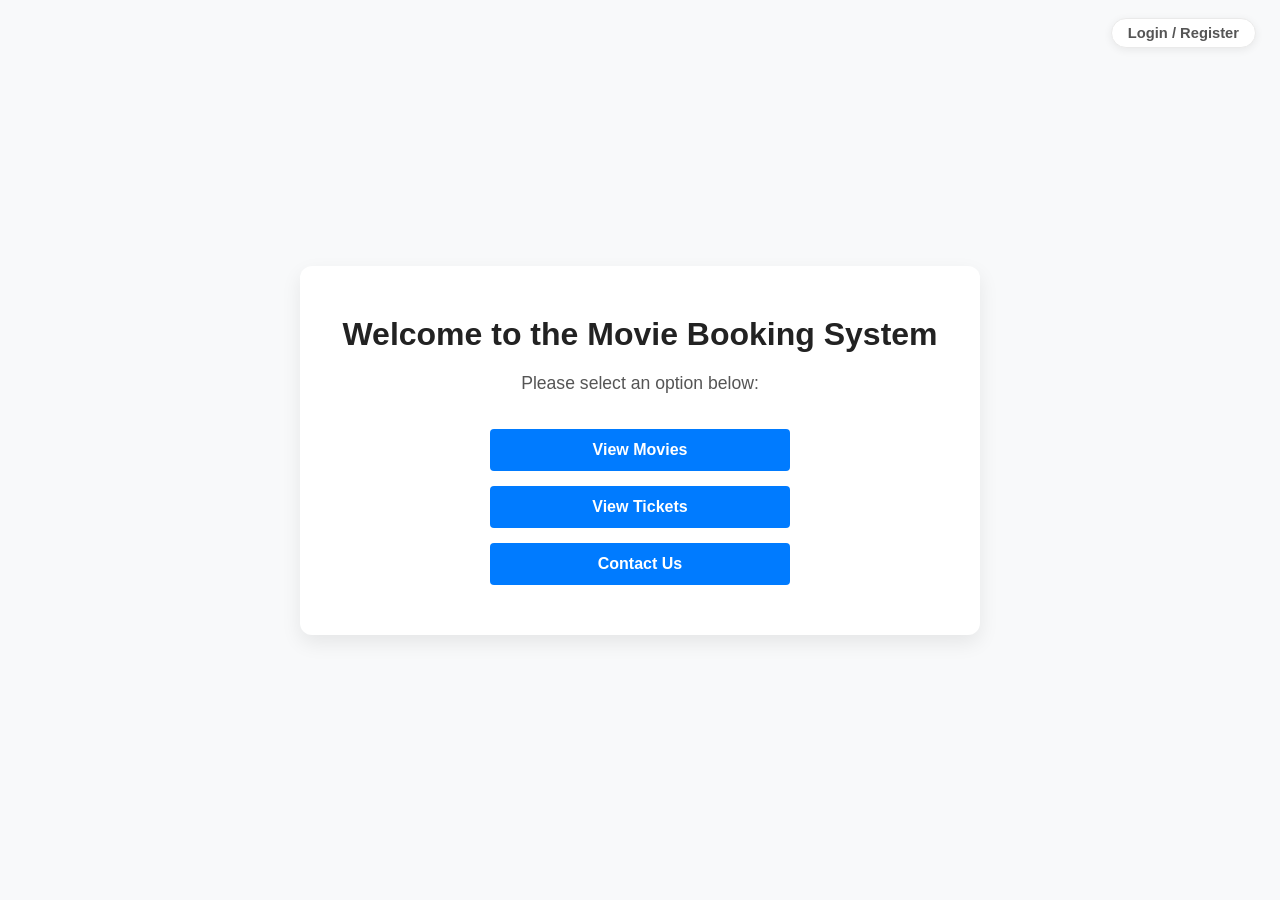
<file: MovieFront/index.html>
<!DOCTYPE html>
<html lang="en">
<head>
    <meta charset="UTF-8">
    <meta name="viewport" content="width=device-width, initial-scale=1.0">
    <title>Movie Booking System</title>
    <link rel="stylesheet" href="css/common.css">
    <link rel="stylesheet" href="css/styles.css">
</head>
<body>
    <div id="auth-badge-placeholder"></div>
    <div id="container">
        <h1>Welcome to the Movie Booking System</h1>
        <p>Please select an option below:</p>
        <div class="options">
            <a href="html/movies.html" class="option">View Movies</a>
            <a href="html/tickets.html" class="option">View Tickets</a>
            <a href="html/contact.html" class="option">Contact Us</a>
            <a href="html/admin/index.html" class="option admin-option" id="admin-link" style="display:none;">Admin Panel</a>
        </div>
    </div>
    <script>
        const API_BASE = 'http://localhost:8080';

        function getToken() { return localStorage.getItem('jwtToken'); }
        function getCurrentUserName() { return localStorage.getItem('currentUserName'); }

        function logout() {
            localStorage.removeItem('jwtToken');
            localStorage.removeItem('currentUserName');
            window.location.href = 'html/auth.html';
        }

        function isAdmin() {
            const token = getToken();
            if (!token) return false;
            try {
                const payload = JSON.parse(atob(token.split('.')[1]));
                const role = payload.role || (Array.isArray(payload.authorities) && payload.authorities[0]);
                return role === 'ADMIN' || role === 'ROLE_ADMIN';
            } catch (e) { return false; }
        }

        function loadAuthBadge() {
            const badge = document.getElementById('auth-badge-placeholder');
            if (!badge) return;
            const userName = getCurrentUserName();
            if (userName) {
                badge.innerHTML = `
                    <div class="auth-badge">
                        <span class="auth-badge-user">👤 ${userName}</span>
                        <a href="#" onclick="logout(); return false;" class="auth-badge-link">Logout</a>
                    </div>`;
            } else {
                badge.innerHTML = `
                    <div class="auth-badge">
                        <a href="html/auth.html" class="auth-badge-link">Login / Register</a>
                    </div>`;
            }
        }

        document.addEventListener('DOMContentLoaded', () => {
            loadAuthBadge();
            if (isAdmin()) {
                document.getElementById('admin-link').style.display = '';
            }
        });
    </script>
</body>
</html>
</file>
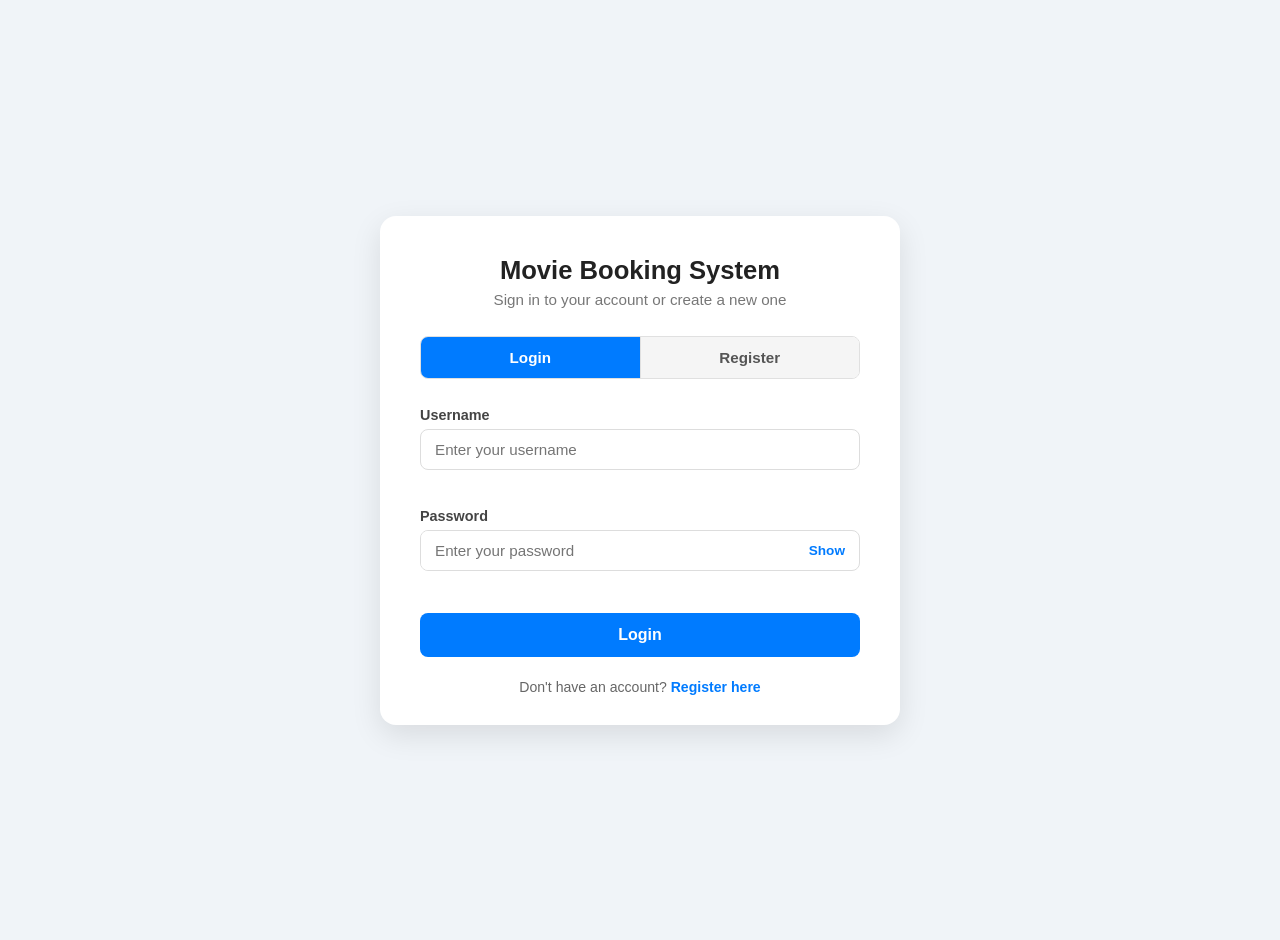
<file: MovieFront/html/admin/index.html>
<!DOCTYPE html>
<html lang="en">
<head>
    <meta charset="UTF-8">
    <meta name="viewport" content="width=device-width, initial-scale=1.0">
    <title>Admin Panel</title>
    <link rel="stylesheet" href="../../css/common.css">
    <link rel="stylesheet" href="../../css/admin.css">
</head>
<body>
    <div id="auth-badge-placeholder"></div>
    <div id="navbar-placeholder"></div>

    <div class="admin-page">
        <h1>Admin Panel</h1>
        <p class="admin-subtitle">Manage your movie booking system resources</p>

        <div class="dashboard-grid">
            <a href="movies.html" class="dashboard-card">
                <div class="card-icon">🎬</div>
                <div class="card-title">Movies</div>
                <div class="card-desc">Create, update &amp; delete movies</div>
            </a>
            <a href="shows.html" class="dashboard-card">
                <div class="card-icon">🎟️</div>
                <div class="card-title">Shows</div>
                <div class="card-desc">Schedule and manage shows</div>
            </a>
            <a href="theatres.html" class="dashboard-card">
                <div class="card-icon">🏛️</div>
                <div class="card-title">Theatres</div>
                <div class="card-desc">Create and manage theatres</div>
            </a>
            <a href="halls.html" class="dashboard-card">
                <div class="card-icon">🪑</div>
                <div class="card-title">Halls</div>
                <div class="card-desc">Manage halls within theatres</div>
            </a>
        </div>
    </div>

    <script src="../../js/admin-common.js"></script>
</body>
</html>
</file>
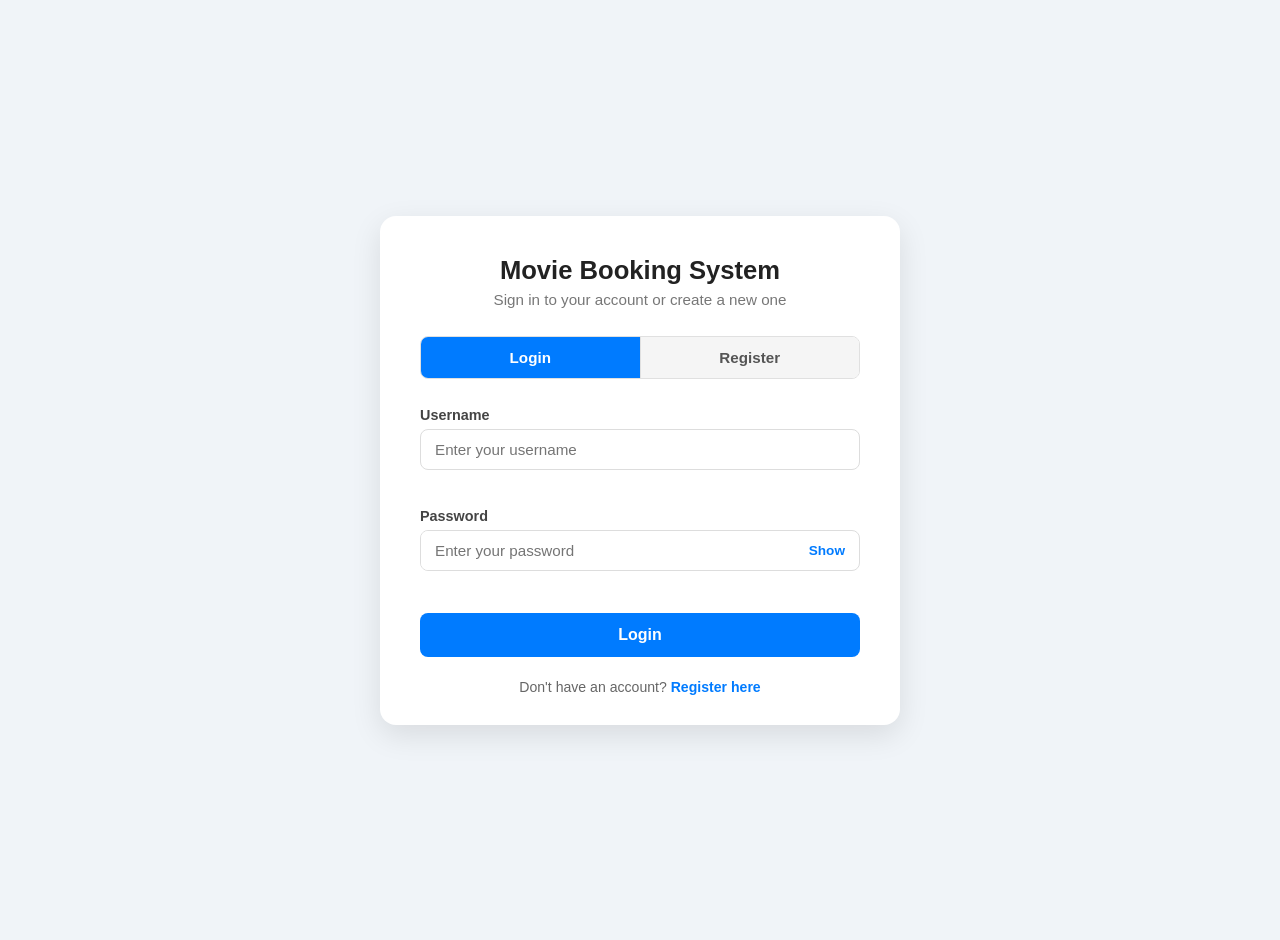
<file: MovieFront/html/auth.html>
<!DOCTYPE html>
<html lang="en">
<head>
    <meta charset="UTF-8">
    <meta name="viewport" content="width=device-width, initial-scale=1.0">
    <title>Login / Register</title>
    <link rel="stylesheet" href="../css/common.css">
    <link rel="stylesheet" href="../css/auth.css">
</head>
<body>
    <div id="auth-container">
        <div class="auth-header">
            <h1>Movie Booking System</h1>
            <p>Sign in to your account or create a new one</p>
        </div>

        <!-- Tab Switcher -->
        <div class="auth-tabs">
            <button class="tab-btn active" id="login-tab" onclick="switchTab('login')">Login</button>
            <button class="tab-btn" id="register-tab" onclick="switchTab('register')">Register</button>
        </div>

        <!-- Login Form -->
        <form id="login-form" class="auth-form" onsubmit="handleLogin(event)" novalidate>
            <div class="form-group">
                <label for="login-username">Username</label>
                <input type="text" id="login-username" placeholder="Enter your username" required />
                <span class="error-msg" id="login-username-error"></span>
            </div>
            <div class="form-group">
                <label for="login-password">Password</label>
                <div class="password-wrapper">
                    <input type="password" id="login-password" placeholder="Enter your password" required />
                    <button type="button" class="toggle-password" onclick="togglePassword('login-password', this)">Show</button>
                </div>
                <span class="error-msg" id="login-password-error"></span>
            </div>
            <div id="login-error" class="form-error hidden"></div>
            <button type="submit" class="auth-btn">Login</button>
            <p class="form-footer">Don't have an account? <a href="#" onclick="switchTab('register'); return false;">Register here</a></p>
        </form>

        <!-- Register Form -->
        <form id="register-form" class="auth-form hidden" onsubmit="handleRegister(event)" novalidate>
            <div class="form-group">
                <label for="reg-name">Username</label>
                <input type="text" id="reg-name" placeholder="Choose a username" required />
                <span class="error-msg" id="reg-name-error"></span>
            </div>
            <div class="form-group">
                <label for="reg-email">Email Address</label>
                <input type="email" id="reg-email" placeholder="Enter your email" required />
                <span class="error-msg" id="reg-email-error"></span>
            </div>
            <div class="form-group">
                <label for="reg-password">Password</label>
                <div class="password-wrapper">
                    <input type="password" id="reg-password" placeholder="Create a password (min 6 chars)" required />
                    <button type="button" class="toggle-password" onclick="togglePassword('reg-password', this)">Show</button>
                </div>
                <span class="error-msg" id="reg-password-error"></span>
            </div>
            <div class="form-group">
                <label for="reg-confirm">Confirm Password</label>
                <div class="password-wrapper">
                    <input type="password" id="reg-confirm" placeholder="Re-enter your password" required />
                    <button type="button" class="toggle-password" onclick="togglePassword('reg-confirm', this)">Show</button>
                </div>
                <span class="error-msg" id="reg-confirm-error"></span>
            </div>
            <div id="register-error" class="form-error hidden"></div>
            <div id="register-success" class="form-success hidden"></div>
            <button type="submit" class="auth-btn">Create Account</button>
            <p class="form-footer">Already have an account? <a href="#" onclick="switchTab('login'); return false;">Login here</a></p>
        </form>
    </div>

    <script src="../js/auth.js"></script>
</body>
</html>
</file>
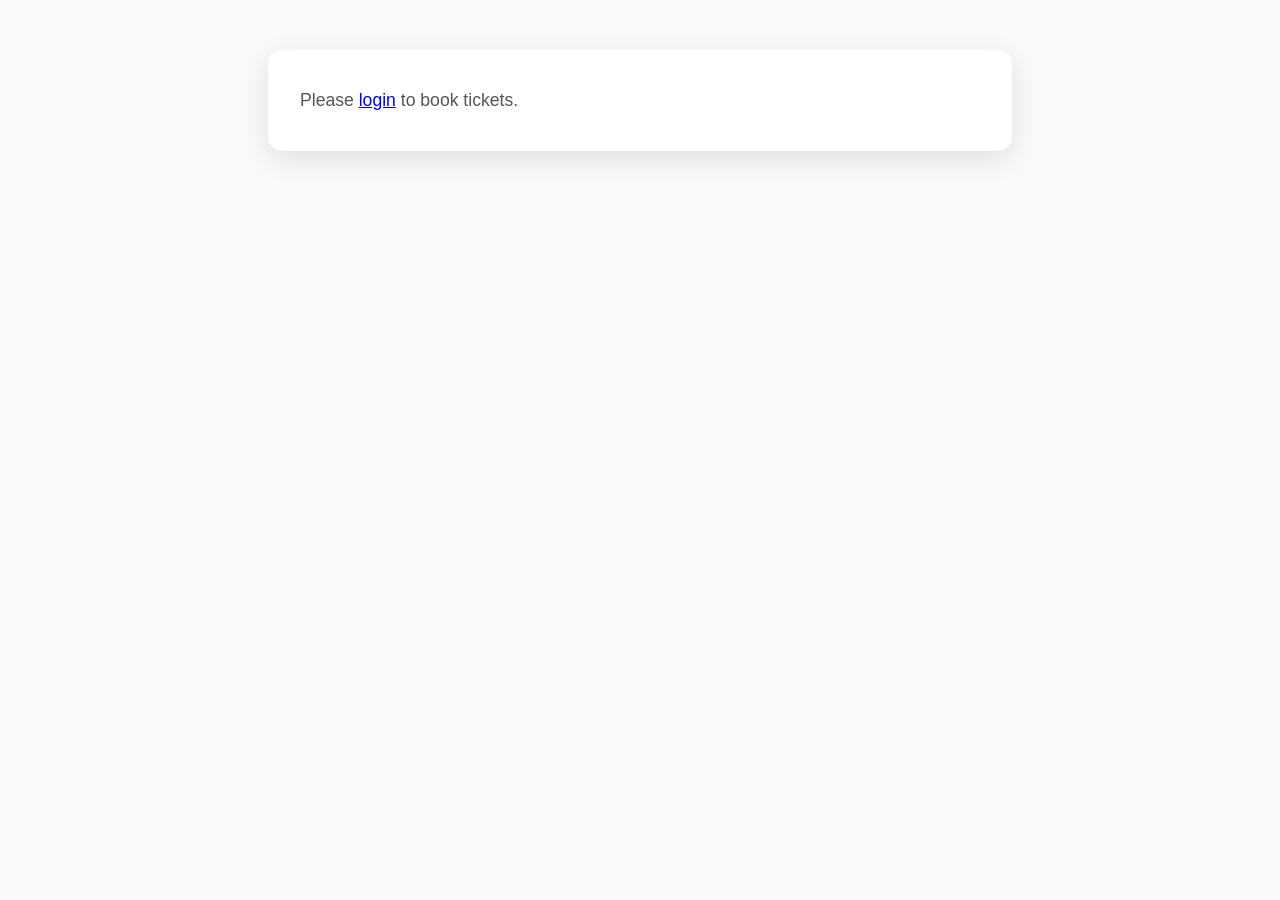
<file: MovieFront/html/book.html>
<!DOCTYPE html>
<html lang="en">
<head>
    <meta charset="UTF-8">
    <meta name="viewport" content="width=device-width, initial-scale=1.0">
    <title>Book Tickets</title>
    <link rel="stylesheet" href="../css/common.css">
    <link rel="stylesheet" href="../css/book.css">
</head>
<body>
    <div id="auth-badge-placeholder"></div>
    <div id="navbar-placeholder"></div>
    <div id="book-container"></div>
    <script src="../js/common.js"></script>
    <script src="../js/book.js"></script>
</body>
</html>
</file>
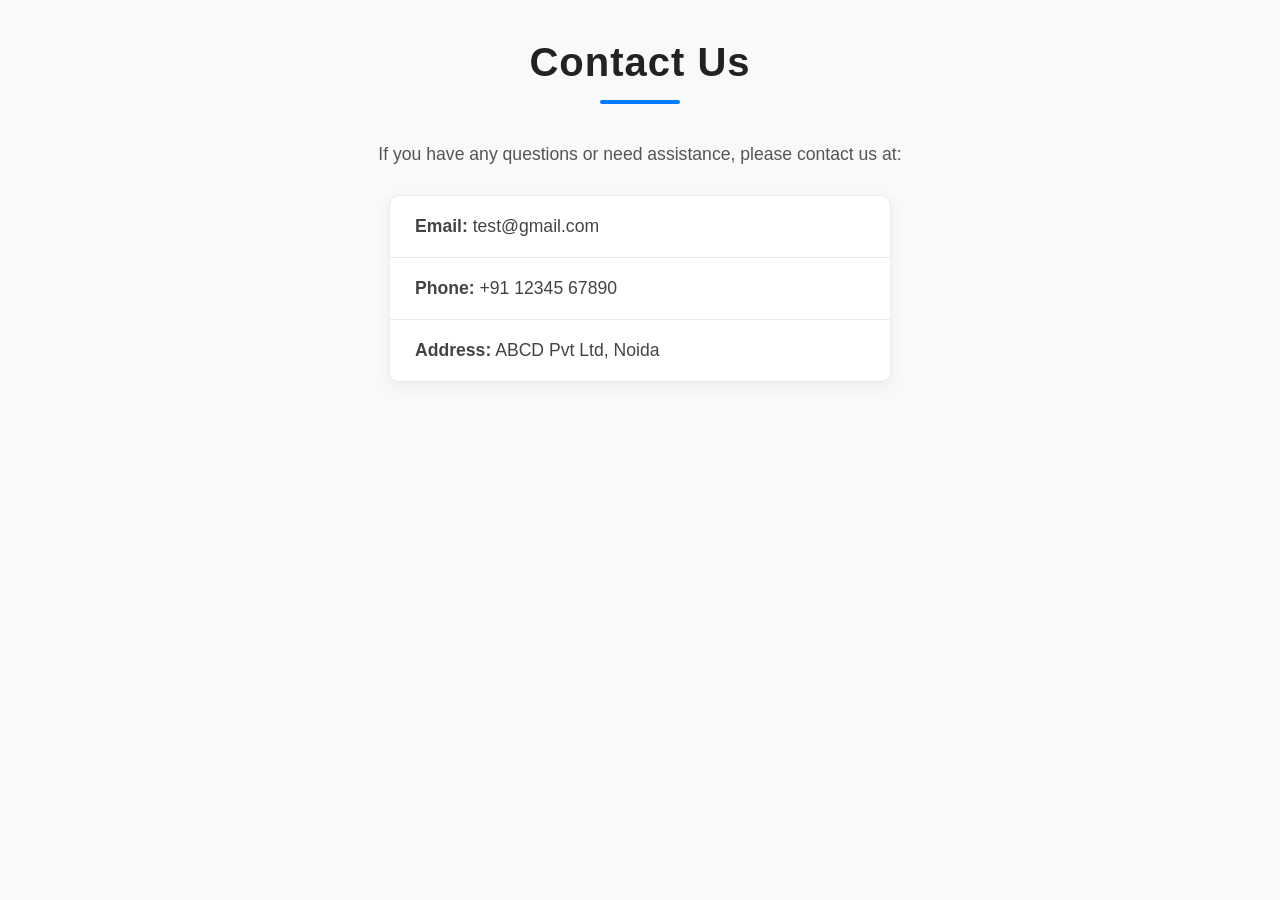
<file: MovieFront/html/contact.html>
<!DOCTYPE html>
<html lang="en">
<head>
    <meta charset="UTF-8">
    <meta name="viewport" content="width=device-width, initial-scale=1.0">
    <title>Contact Us</title>
    <link rel="stylesheet" href="../css/common.css">
    <link rel="stylesheet" href="../css/contact.css">
</head>
<body>
    <div id="auth-badge-placeholder"></div>
    <div id="navbar-placeholder"></div>
    <h1 id = "contact-us-title">Contact Us</h1>
    <p>If you have any questions or need assistance, please contact us at:</p>
    <ul class="contact-info">
        <li><strong>Email:</strong> test@gmail.com</li>
        <li><strong>Phone:</strong> +91 12345 67890</li>
        <li><strong>Address:</strong> ABCD Pvt Ltd, Noida</li>
    </ul>
    <script src="../js/common.js"></script>
</body>
</html>
</file>
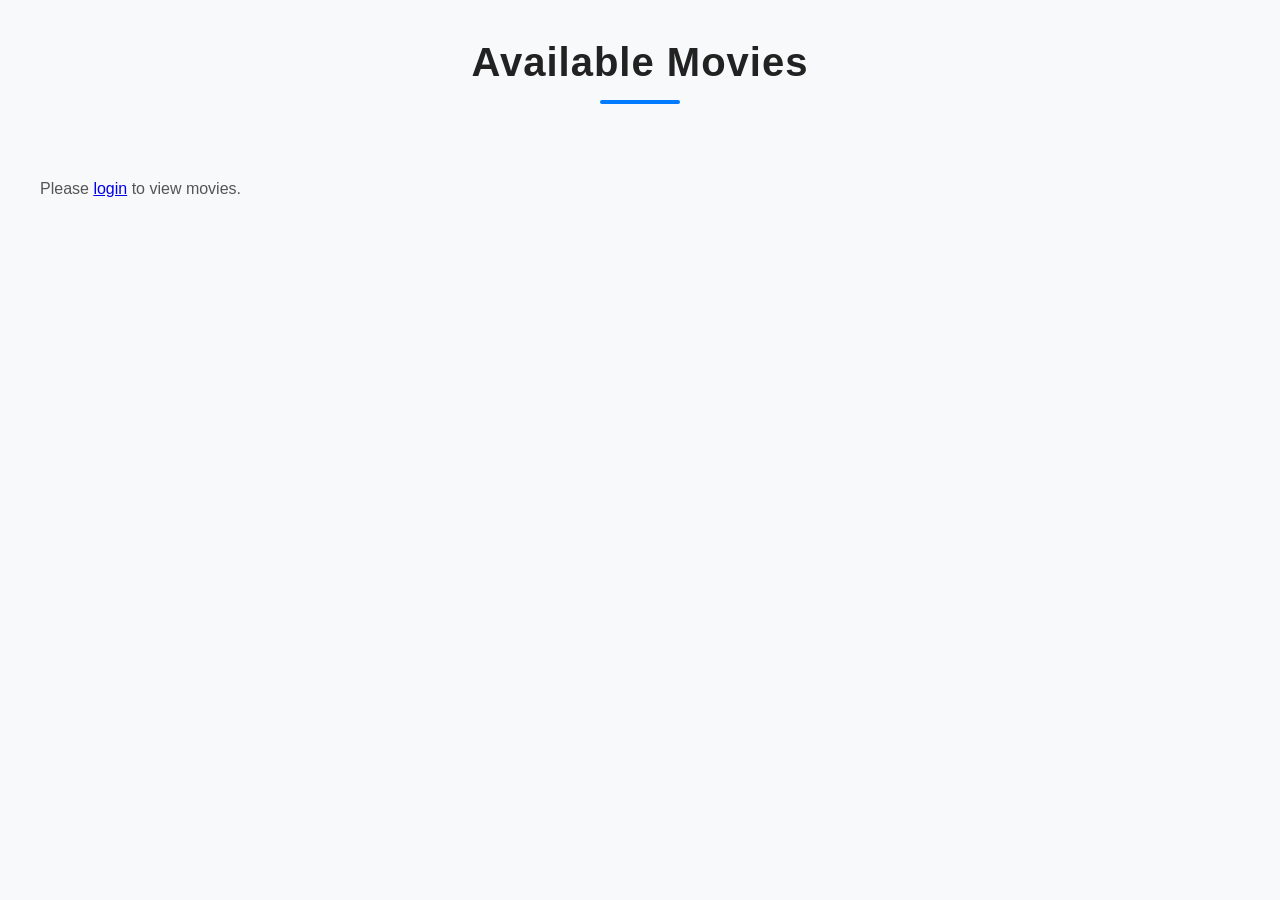
<file: MovieFront/html/movies.html>
<!DOCTYPE html>
<html lang="en">
<head>
    <meta charset="UTF-8">
    <meta name="viewport" content="width=device-width, initial-scale=1.0">
    <title>Movies</title>
    <link rel="stylesheet" href="../css/common.css">
    <link rel="stylesheet" href="../css/movies.css">
</head>
<body>
    <div id="auth-badge-placeholder"></div>
    <div id="navbar-placeholder"></div>
    <h1 id = "avail-movies-title"> Available Movies  </h1>
    <div id="movies-container">  </div>
    <script src="../js/common.js"></script>
    <script src="../js/movies.js"></script>
</body>
</html>
</file>
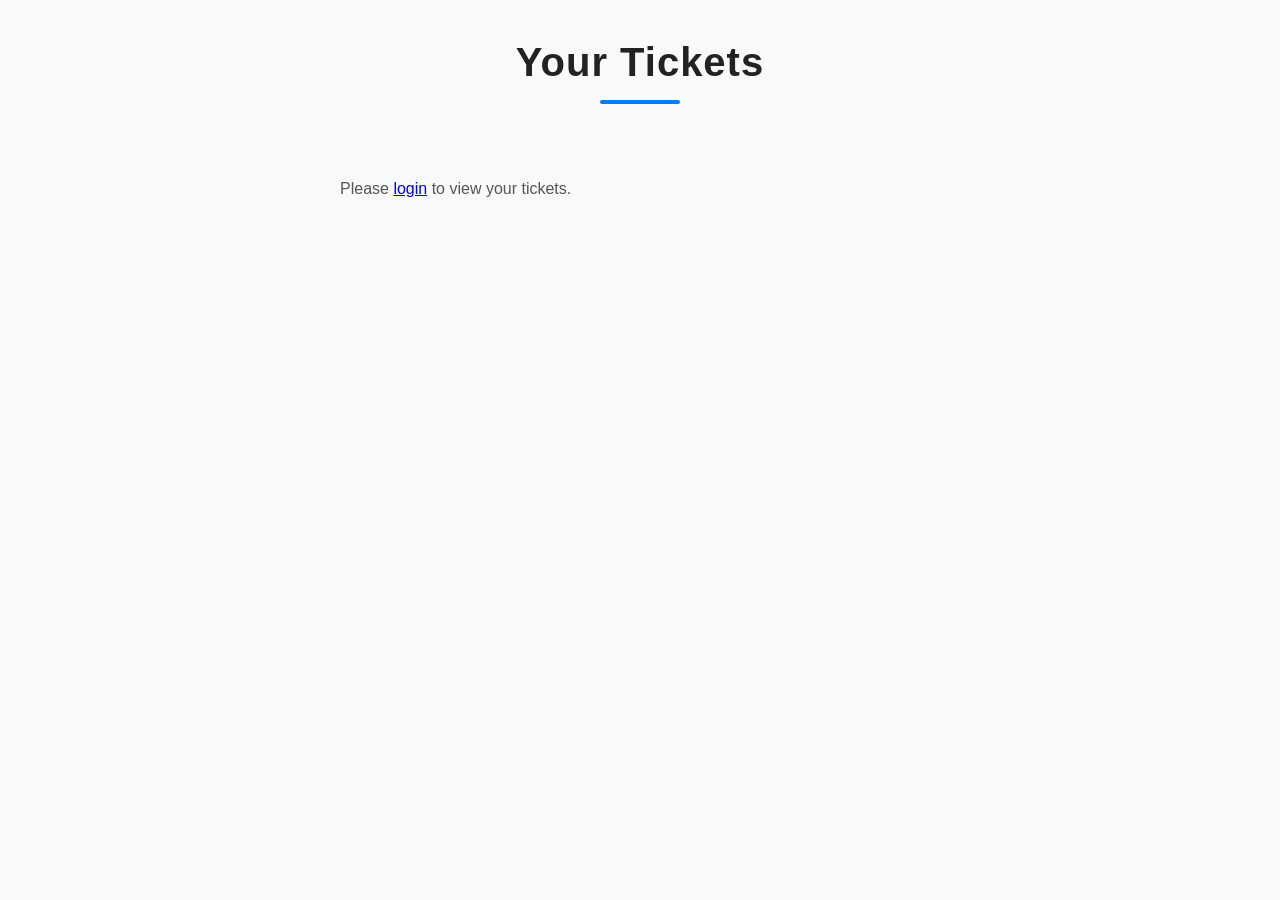
<file: MovieFront/html/tickets.html>
<!DOCTYPE html>
<html lang="en">
<head>
    <meta charset="UTF-8">
    <meta name="viewport" content="width=device-width, initial-scale=1.0">
    <title>Tickets</title>
    <link rel="stylesheet" href="../css/common.css">
    <link rel="stylesheet" href="../css/tickets.css">
</head>
<body>
    <div id="auth-badge-placeholder"></div>
    <div id="navbar-placeholder"></div>
    <h1 id = "user-tickets-title"> Your Tickets </h1>
    <div id="tickets-container">  </div>
    <script src="../js/common.js"></script>
    <script src="../js/tickets.js"></script>
</body>
</html>
</file>
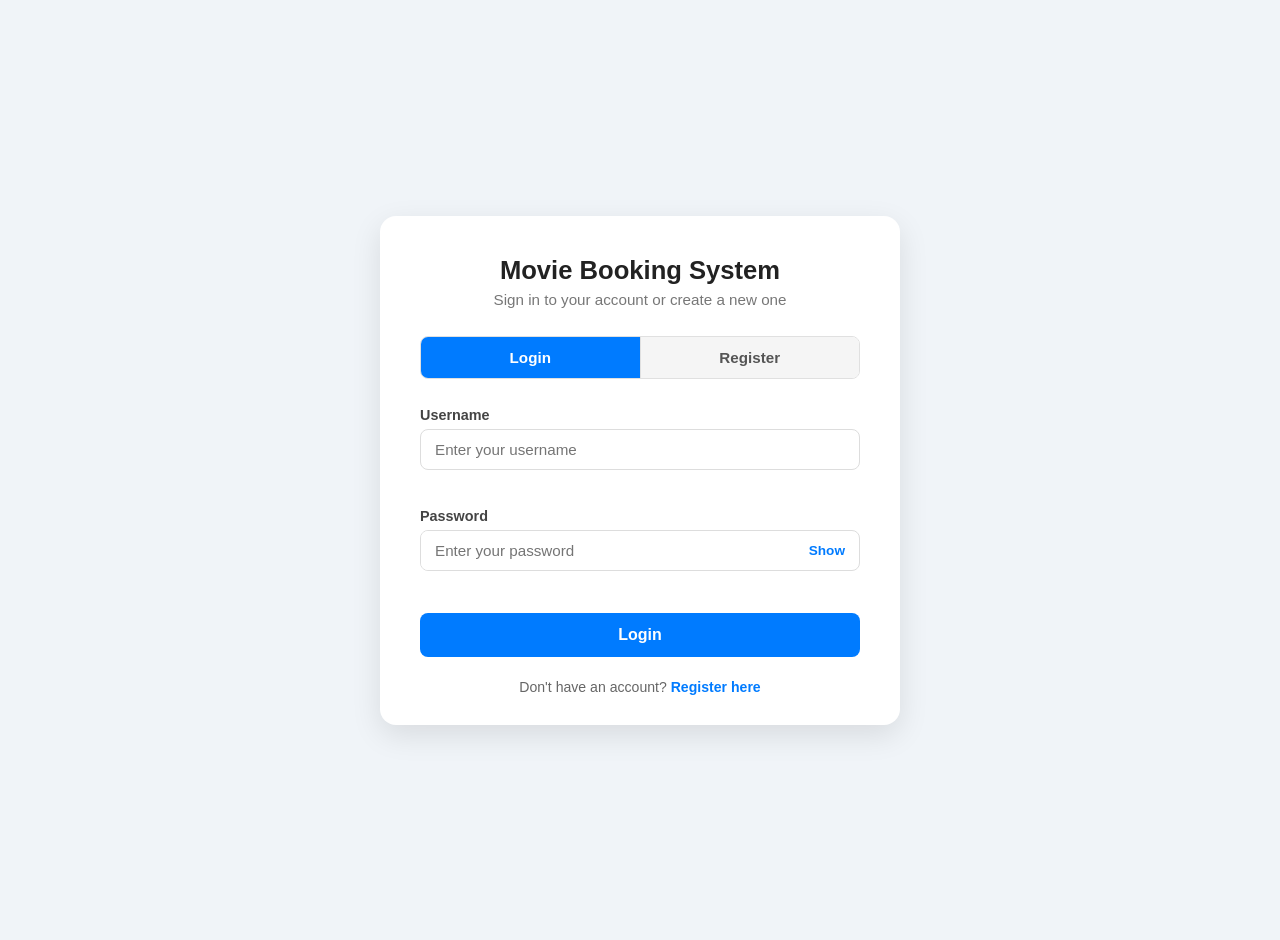
<file: MovieFront/html/admin/halls.html>
<!DOCTYPE html>
<html lang="en">
<head>
    <meta charset="UTF-8">
    <meta name="viewport" content="width=device-width, initial-scale=1.0">
    <title>Admin – Halls</title>
    <link rel="stylesheet" href="../../css/common.css">
    <link rel="stylesheet" href="../../css/admin.css">
</head>
<body>
    <div id="auth-badge-placeholder"></div>
    <div id="navbar-placeholder"></div>

    <div class="admin-page">
        <h1>Manage Halls</h1>
        <p class="admin-subtitle">Add, update and delete halls within theatres</p>

        <!-- Alert -->
        <div id="alert" class="alert"></div>

        <!-- Add Single Hall -->
        <div class="admin-section">
            <h2>Add Hall to Theatre</h2>
            <form class="admin-form" id="create-form" onsubmit="addHall(event)">
                <div class="form-group">
                    <label for="theatreId">Theatre *</label>
                    <select id="theatreId" required>
                        <option value="">— select theatre —</option>
                    </select>
                </div>
                <div class="form-group">
                    <label for="totalSeats">Total Seats *</label>
                    <input type="number" id="totalSeats" placeholder="e.g. 150" min="1" required />
                </div>
                <div class="form-actions">
                    <button type="submit" class="btn btn-success">Add Hall</button>
                    <button type="reset" class="btn btn-secondary">Clear</button>
                </div>
            </form>
        </div>

        <!-- Add Bulk Halls -->
        <div class="admin-section">
            <h2>Add Multiple Halls (Bulk)</h2>
            <form class="admin-form" id="bulk-form" onsubmit="addBulkHalls(event)">
                <div class="form-group">
                    <label for="bulkTheatreId">Theatre *</label>
                    <select id="bulkTheatreId" required>
                        <option value="">— select theatre —</option>
                    </select>
                </div>
                <div class="form-group full-width">
                    <label for="bulkSeats">Seats per Hall (comma-separated) *</label>
                    <input type="text" id="bulkSeats" placeholder="e.g. 100, 150, 200" required />
                </div>
                <div class="form-actions">
                    <button type="submit" class="btn btn-success">Add Halls</button>
                    <button type="reset" class="btn btn-secondary">Clear</button>
                </div>
            </form>
        </div>

        <!-- Hall List -->
        <div class="admin-section">
            <h2>All Halls</h2>
            <div id="halls-list">
                <div class="empty-state">Loading halls…</div>
            </div>

            <!-- Edit Panel -->
            <div class="edit-panel" id="edit-panel">
                <h3>Edit Hall</h3>
                <input type="hidden" id="edit-id" />
                <form class="admin-form single-col" onsubmit="updateHall(event)">
                    <div class="form-group">
                        <label for="edit-totalSeats">Total Seats *</label>
                        <input type="number" id="edit-totalSeats" min="1" required />
                    </div>
                    <div class="form-actions">
                        <button type="submit" class="btn btn-primary">Save Changes</button>
                        <button type="button" class="btn btn-secondary" onclick="closeEditPanel()">Cancel</button>
                    </div>
                </form>
            </div>
        </div>
    </div>

    <script src="../../js/admin-common.js"></script>
    <script src="../../js/admin-halls.js"></script>
</body>
</html>
</file>
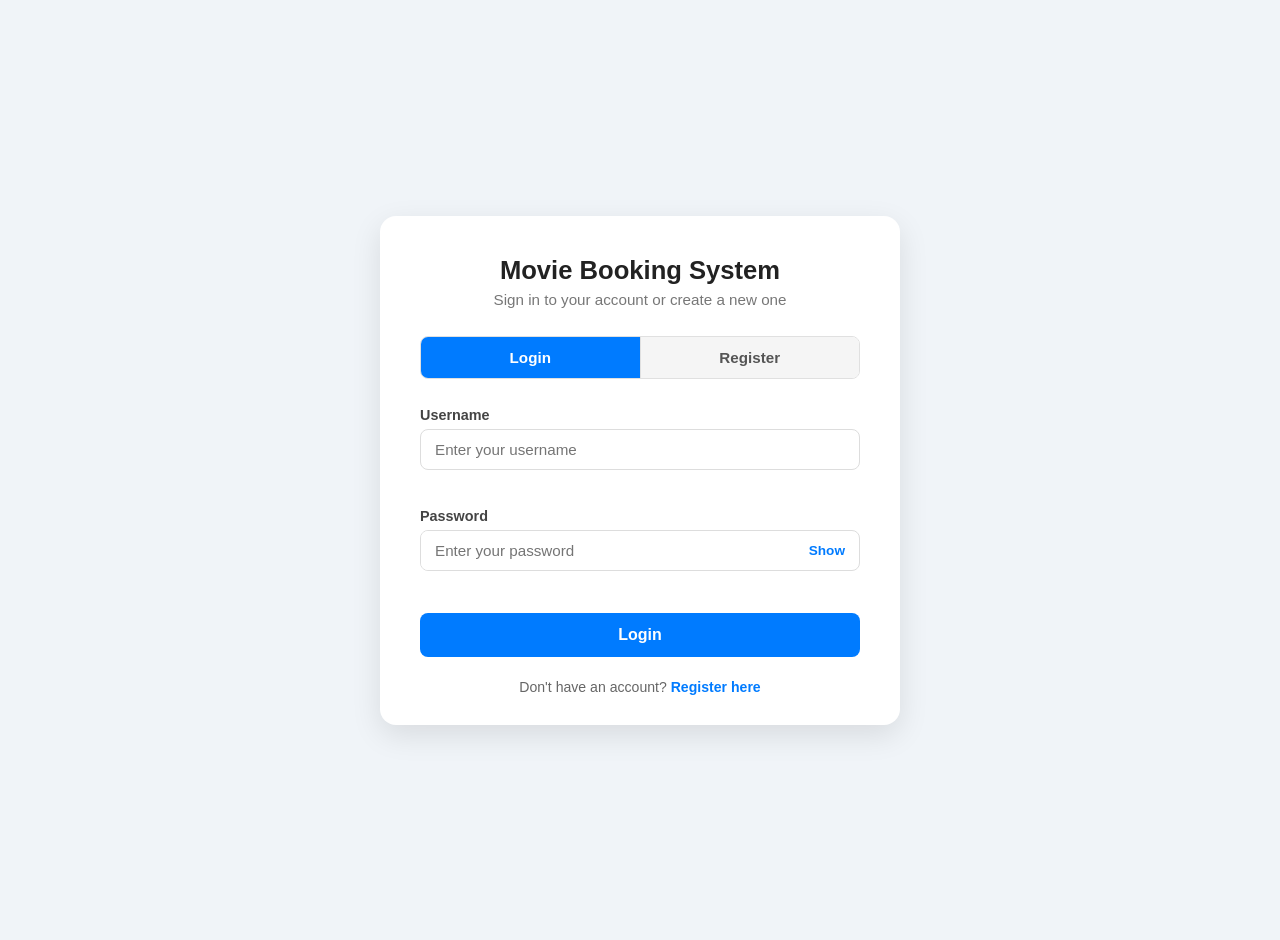
<file: MovieFront/html/admin/movies.html>
<!DOCTYPE html>
<html lang="en">
<head>
    <meta charset="UTF-8">
    <meta name="viewport" content="width=device-width, initial-scale=1.0">
    <title>Admin – Movies</title>
    <link rel="stylesheet" href="../../css/common.css">
    <link rel="stylesheet" href="../../css/admin.css">
</head>
<body>
    <div id="auth-badge-placeholder"></div>
    <div id="navbar-placeholder"></div>

    <div class="admin-page">
        <h1>Manage Movies</h1>
        <p class="admin-subtitle">Create, update and delete movies</p>

        <!-- Alert -->
        <div id="alert" class="alert"></div>

        <!-- Create Movie -->
        <div class="admin-section">
            <h2>Create New Movie</h2>
            <form class="admin-form" id="create-form" onsubmit="createMovie(event)">
                <div class="form-group">
                    <label for="name">Movie Name *</label>
                    <input type="text" id="name" placeholder="e.g. Inception" required />
                </div>
                <div class="form-group">
                    <label for="language">Language *</label>
                    <input type="text" id="language" placeholder="e.g. English" required />
                </div>
                <div class="form-group">
                    <label for="duration">Duration (minutes) *</label>
                    <input type="number" id="duration" placeholder="e.g. 148" min="1" required />
                </div>
                <div class="form-group">
                    <label for="rating">Rating (1-10)</label>
                    <input type="number" step="0.1" id="rating" placeholder="e.g. 8.5" min="1" max="10" />
                </div>
                <div class="form-group full-width">
                    <label for="posterUrl">Poster URL</label>
                    <input type="url" id="posterUrl" placeholder="https://example.com/poster.jpg" />
                </div>
                <div class="form-actions">
                    <button type="submit" class="btn btn-success">Create Movie</button>
                    <button type="reset" class="btn btn-secondary">Clear</button>
                </div>
            </form>
        </div>

        <!-- Movie List -->
        <div class="admin-section">
            <h2>All Movies</h2>
            <div id="movies-list">
                <div class="empty-state">Loading movies…</div>
            </div>

            <!-- Edit Panel -->
            <div class="edit-panel" id="edit-panel">
                <h3>Edit Movie</h3>
                <input type="hidden" id="edit-id" />
                <form class="admin-form" onsubmit="updateMovie(event)">
                    <div class="form-group">
                        <label for="edit-name">Movie Name *</label>
                        <input type="text" id="edit-name" required />
                    </div>
                    <div class="form-group">
                        <label for="edit-language">Language *</label>
                        <input type="text" id="edit-language" required />
                    </div>
                    <div class="form-group">
                        <label for="edit-duration">Duration (minutes) *</label>
                        <input type="number" id="edit-duration" min="1" required />
                    </div>
                    <div class="form-group">
                        <label for="edit-rating">Rating (1-10)</label>
                        <input type="number" step="0.1" id="edit-rating" min="1" max="10" />
                    </div>
                    <div class="form-group full-width">
                        <label for="edit-posterUrl">Poster URL</label>
                        <input type="url" id="edit-posterUrl" />
                    </div>
                    <div class="form-actions">
                        <button type="submit" class="btn btn-primary">Save Changes</button>
                        <button type="button" class="btn btn-secondary" onclick="closeEditPanel()">Cancel</button>
                    </div>
                </form>
            </div>
        </div>
    </div>

    <script src="../../js/admin-common.js"></script>
    <script src="../../js/admin-movies.js"></script>
</body>
</html>
</file>
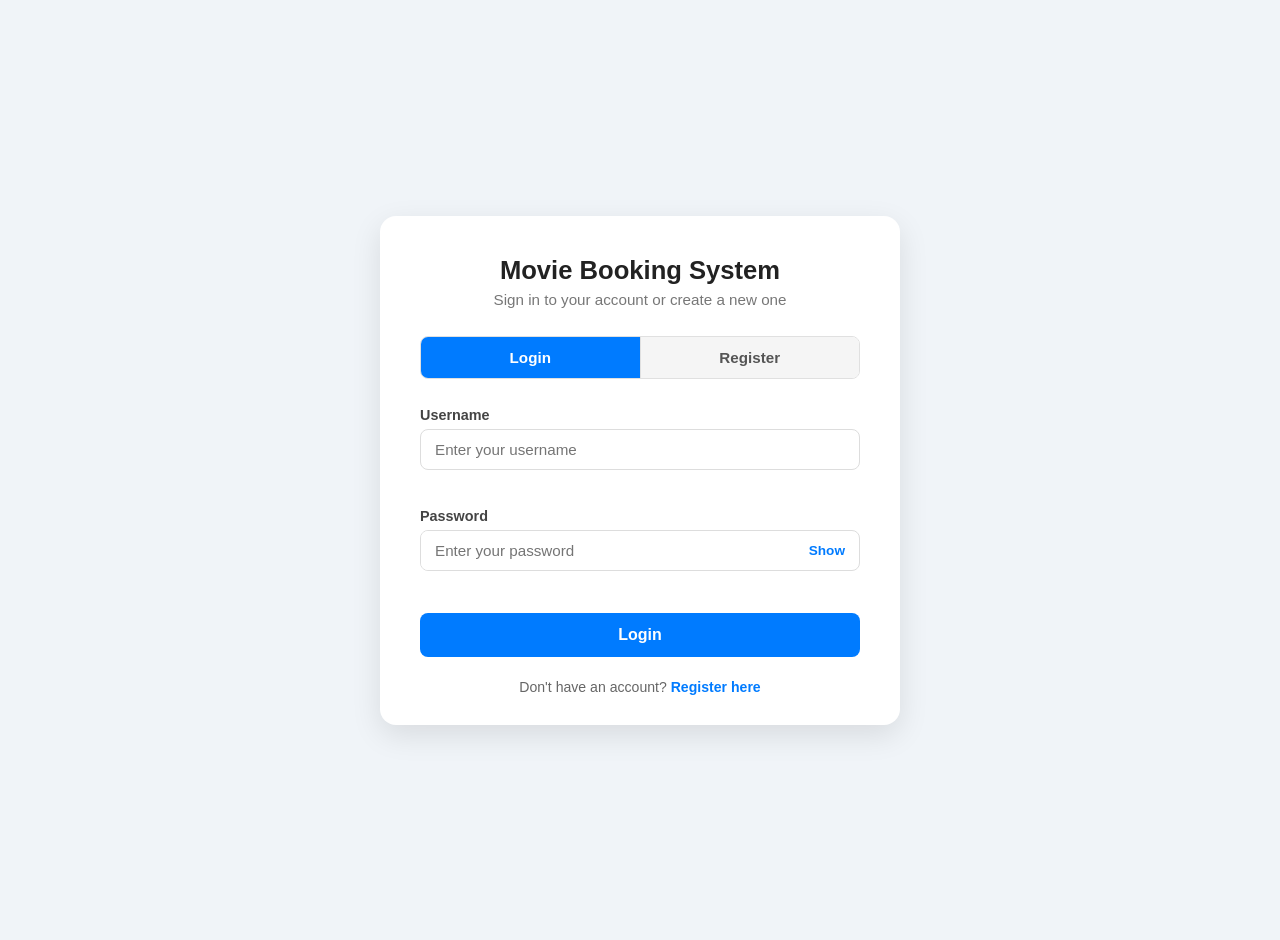
<file: MovieFront/html/admin/shows.html>
<!DOCTYPE html>
<html lang="en">
<head>
    <meta charset="UTF-8">
    <meta name="viewport" content="width=device-width, initial-scale=1.0">
    <title>Admin – Shows</title>
    <link rel="stylesheet" href="../../css/common.css">
    <link rel="stylesheet" href="../../css/admin.css">
</head>
<body>
    <div id="auth-badge-placeholder"></div>
    <div id="navbar-placeholder"></div>

    <div class="admin-page">
        <h1>Manage Shows</h1>
        <p class="admin-subtitle">Schedule, update and delete shows</p>

        <!-- Alert -->
        <div id="alert" class="alert"></div>

        <!-- Create Show -->
        <div class="admin-section">
            <h2>Create New Show</h2>
            <form class="admin-form" id="create-form" onsubmit="createShow(event)">
                <div class="form-group">
                    <label for="movieId">Movie *</label>
                    <select id="movieId" required>
                        <option value="">— select movie —</option>
                    </select>
                </div>
                <div class="form-group">
                    <label for="hallId">Hall *</label>
                    <select id="hallId" required>
                        <option value="">— select hall —</option>
                    </select>
                </div>
                <div class="form-group">
                    <label for="price">Price (₹) *</label>
                    <input type="number" id="price" placeholder="e.g. 250" min="1" required />
                </div>
                <div class="form-group">
                    <label for="start">Start Date &amp; Time *</label>
                    <input type="datetime-local" id="start" required />
                </div>
                <div class="form-group">
                    <label for="intervalTime">Interval Time (mins) *</label>
                    <input type="number" id="intervalTime" placeholder="e.g. 15" min="0" required />
                </div>
                <div class="form-actions">
                    <button type="submit" class="btn btn-success">Create Show</button>
                    <button type="reset" class="btn btn-secondary">Clear</button>
                </div>
            </form>
        </div>

        <!-- Show List -->
        <div class="admin-section">
            <h2>All Shows</h2>
            <div id="shows-list">
                <div class="empty-state">Loading shows…</div>
            </div>

            <!-- Edit Panel -->
            <div class="edit-panel" id="edit-panel">
                <h3>Edit Show</h3>
                <input type="hidden" id="edit-id" />
                <form class="admin-form" onsubmit="updateShow(event)">
                    <div class="form-group">
                        <label for="edit-movieId">Movie *</label>
                        <select id="edit-movieId" required>
                            <option value="">— select movie —</option>
                        </select>
                    </div>
                    <div class="form-group">
                        <label for="edit-hallId">Hall *</label>
                        <select id="edit-hallId" required>
                            <option value="">— select hall —</option>
                        </select>
                    </div>
                    <div class="form-group">
                        <label for="edit-price">Price (₹) *</label>
                        <input type="number" id="edit-price" min="1" required />
                    </div>
                    <div class="form-group">
                        <label for="edit-start">Start Date &amp; Time *</label>
                        <input type="datetime-local" id="edit-start" required />
                    </div>
                    <div class="form-group">
                        <label for="edit-intervalTime">Interval Time (mins) *</label>
                        <input type="number" id="edit-intervalTime" min="0" required />
                    </div>
                    <div class="form-actions">
                        <button type="submit" class="btn btn-primary">Save Changes</button>
                        <button type="button" class="btn btn-secondary" onclick="closeEditPanel()">Cancel</button>
                    </div>
                </form>
            </div>
        </div>
    </div>

    <script src="../../js/admin-common.js"></script>
    <script src="../../js/admin-shows.js"></script>
</body>
</html>
</file>
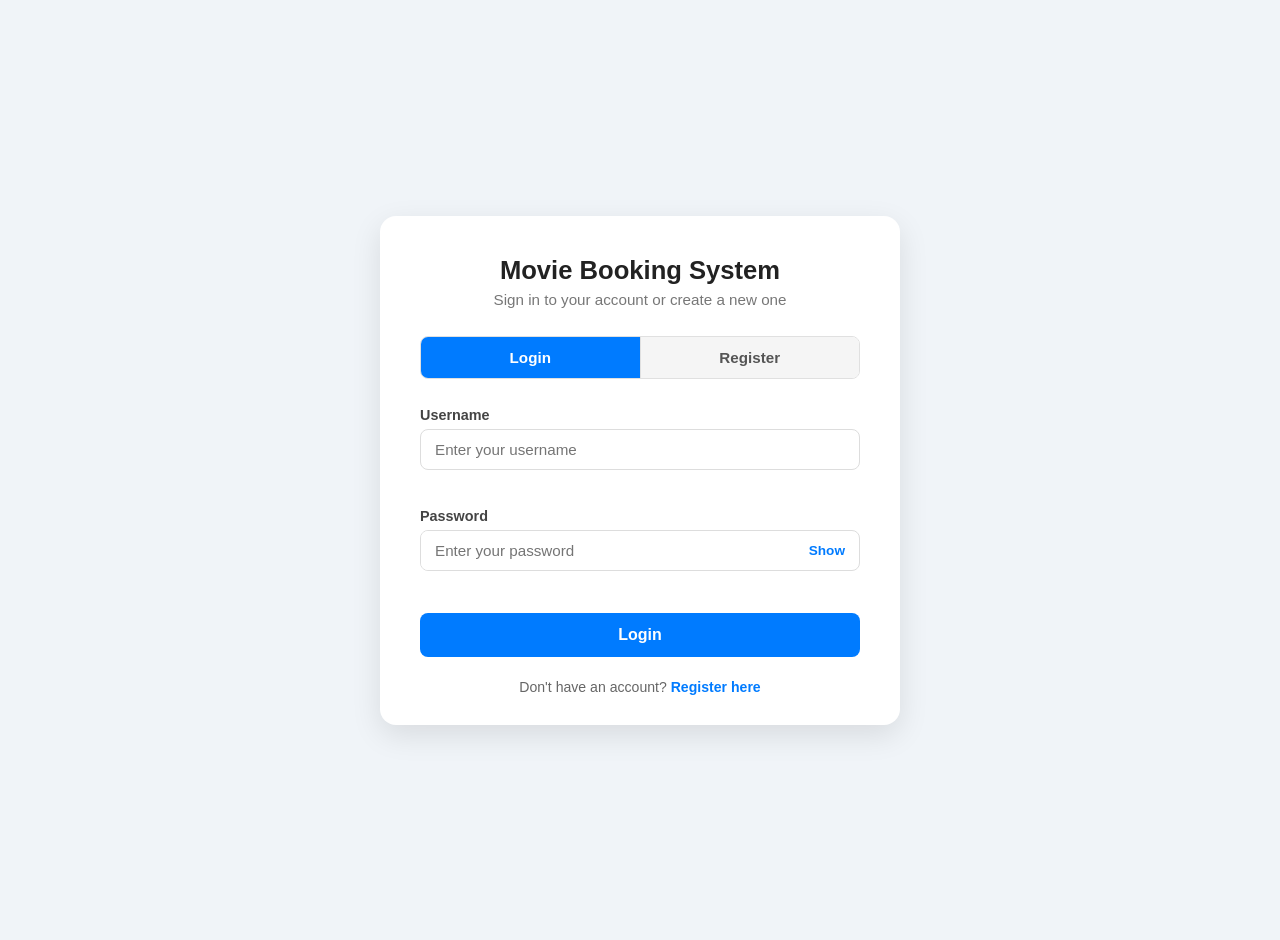
<file: MovieFront/html/admin/theatres.html>
<!DOCTYPE html>
<html lang="en">
<head>
    <meta charset="UTF-8">
    <meta name="viewport" content="width=device-width, initial-scale=1.0">
    <title>Admin – Theatres</title>
    <link rel="stylesheet" href="../../css/common.css">
    <link rel="stylesheet" href="../../css/admin.css">
</head>
<body>
    <div id="auth-badge-placeholder"></div>
    <div id="navbar-placeholder"></div>

    <div class="admin-page">
        <h1>Manage Theatres</h1>
        <p class="admin-subtitle">Create, update and delete theatres</p>

        <!-- Alert -->
        <div id="alert" class="alert"></div>

        <!-- Create Theatre -->
        <div class="admin-section">
            <h2>Create New Theatre</h2>
            <form class="admin-form" id="create-form" onsubmit="createTheatre(event)">
                <div class="form-group">
                    <label for="name">Theatre Name *</label>
                    <input type="text" id="name" placeholder="e.g. PVR Cinemas – CP" required />
                </div>
                <div class="form-group">
                    <label for="address">Address *</label>
                    <input type="text" id="address" placeholder="e.g. Connaught Place, New Delhi" required />
                </div>
                <div class="form-actions">
                    <button type="submit" class="btn btn-success">Create Theatre</button>
                    <button type="reset" class="btn btn-secondary">Clear</button>
                </div>
            </form>
        </div>

        <!-- Theatre List -->
        <div class="admin-section">
            <h2>All Theatres</h2>
            <div id="theatres-list">
                <div class="empty-state">Loading theatres…</div>
            </div>

            <!-- Edit Panel -->
            <div class="edit-panel" id="edit-panel">
                <h3>Edit Theatre</h3>
                <input type="hidden" id="edit-id" />
                <form class="admin-form single-col" onsubmit="updateTheatre(event)">
                    <div class="form-group">
                        <label for="edit-name">Theatre Name *</label>
                        <input type="text" id="edit-name" required />
                    </div>
                    <div class="form-group">
                        <label for="edit-address">Address *</label>
                        <input type="text" id="edit-address" required />
                    </div>
                    <div class="form-actions">
                        <button type="submit" class="btn btn-primary">Save Changes</button>
                        <button type="button" class="btn btn-secondary" onclick="closeEditPanel()">Cancel</button>
                    </div>
                </form>
            </div>
        </div>
    </div>

    <script src="../../js/admin-common.js"></script>
    <script src="../../js/admin-theatres.js"></script>
</body>
</html>
</file>
<file: MovieFront/css/common.css>
body {
    font-family: Arial, sans-serif;
    background-color: #f8f9fa;
    color: #333;
    margin: 0;
    padding: 20px;
}

h1 {
    color: #222;
    margin: 0 0 20px 0;
    text-align: center;
}

p {
    color: #555;
}

.option, .book-button {
    background-color: #007bff;
    color: white;
    border: none;
    padding: 12px 20px;
    border-radius: 4px;
    cursor: pointer;
    font-size: 16px;
    font-weight: bold;
    text-decoration: none;
    text-align: center;
    transition: background-color 0.2s ease, transform 0.1s ease;
}

.option:hover, .book-button:hover {
    background-color: #0056b3;
}

.navbar {
    background-color: #ffffff;
    border-radius: 50px;
    padding: 10px 30px;
    margin: 0 auto 30px auto;
    max-width: 600px;
    box-shadow: 0 4px 15px rgba(0, 0, 0, 0.05);
    border: 1px solid #eaeaea;
}

.nav-links {
    list-style: none;
    padding: 0;
    margin: 0;
    display: flex;
    justify-content: center;
    flex-wrap: wrap;
    gap: 15px;
}

.nav-links li {
    margin: 0;
}

.nav-links a {
    text-decoration: none;
    color: #555;
    font-weight: bold;
    font-size: 1rem;
    padding: 8px 16px;
    border-radius: 20px;
    transition: background-color 0.2s ease, color 0.2s ease;
}

.nav-links a:hover {
    background-color: #007bff;
    color: #ffffff;
}

.nav-user {
    color: #007bff;
    font-weight: bold;
    font-size: 1rem;
    padding: 8px 16px;
    border-radius: 20px;
    background-color: #e8f0fe;
}

.auth-badge {
    position: fixed;
    top: 18px;
    right: 24px;
    display: flex;
    align-items: center;
    gap: 12px;
    background: #ffffff;
    border: 1px solid #eaeaea;
    border-radius: 24px;
    padding: 6px 16px;
    box-shadow: 0 2px 8px rgba(0,0,0,0.07);
    z-index: 100;
}

.auth-badge-user {
    font-weight: bold;
    color: #007bff;
    font-size: 0.92rem;
}

.auth-badge-link {
    text-decoration: none;
    color: #555;
    font-weight: bold;
    font-size: 0.92rem;
    transition: color 0.2s;
}

.auth-badge-link:hover {
    color: #007bff;
}
</file>
<file: MovieFront/css/styles.css>
body {
    display: flex;
    justify-content: center;
    align-items: center;
    min-height: 100vh;
    padding: 0px;
    position: relative;
}

#container {
    background-color: #ffffff;
    padding: 50px 40px;
    border-radius: 12px;
    box-shadow: 0 8px 20px rgba(0, 0, 0, 0.08);
    text-align: center;
    max-width: 600px;
    width: 90%;
}

#container h1 {
    font-size: 2rem;
}

#container p {
    font-size: 1.1rem;
    margin-bottom: 35px;
}

.options {
    display: flex;
    flex-direction: column;
    gap: 15px;
    max-width: 300px;
    margin: 0 auto;
}

.option {
    display: block; 
}

.option:hover {
    transform: translateY(-2px);
}

.option:active {
    transform: translateY(0);
}

.admin-option {
    background-color: #6f42c1;
}

.admin-option:hover {
    background-color: #563d7c;
}
</file>
<file: MovieFront/css/admin.css>
/* ── Admin Layout ─────────────────────────────────────────────────────────── */
.admin-page {
    max-width: 960px;
    margin: 0 auto;
    padding: 20px;
}

.admin-page h1 {
    font-size: 1.8rem;
    margin-bottom: 8px;
    text-align: left;
}

.admin-subtitle {
    color: #777;
    margin-bottom: 30px;
    font-size: 0.95rem;
}

/* ── Section Cards ────────────────────────────────────────────────────────── */
.admin-section {
    background: #ffffff;
    border-radius: 12px;
    box-shadow: 0 4px 16px rgba(0, 0, 0, 0.07);
    padding: 28px 32px;
    margin-bottom: 30px;
    border: 1px solid #eaeaea;
}

.admin-section h2 {
    font-size: 1.2rem;
    color: #222;
    margin: 0 0 20px 0;
    padding-bottom: 12px;
    border-bottom: 2px solid #f0f0f0;
}

/* ── Forms ────────────────────────────────────────────────────────────────── */
.admin-form {
    display: grid;
    grid-template-columns: 1fr 1fr;
    gap: 16px 24px;
}

.admin-form.single-col {
    grid-template-columns: 1fr;
}

.form-group {
    display: flex;
    flex-direction: column;
    gap: 6px;
}

.form-group.full-width {
    grid-column: 1 / -1;
}

.form-group label {
    font-weight: bold;
    font-size: 0.88rem;
    color: #444;
    text-transform: uppercase;
    letter-spacing: 0.03em;
}

.form-group input,
.form-group select,
.form-group textarea {
    padding: 10px 14px;
    border: 1px solid #ddd;
    border-radius: 6px;
    font-size: 0.95rem;
    color: #333;
    background: #fafafa;
    transition: border-color 0.2s, box-shadow 0.2s;
    outline: none;
}

.form-group input:focus,
.form-group select:focus,
.form-group textarea:focus {
    border-color: #007bff;
    box-shadow: 0 0 0 3px rgba(0, 123, 255, 0.12);
    background: #fff;
}

/* ── Buttons ──────────────────────────────────────────────────────────────── */
.btn {
    padding: 10px 22px;
    border: none;
    border-radius: 6px;
    font-size: 0.92rem;
    font-weight: bold;
    cursor: pointer;
    transition: background-color 0.2s, transform 0.1s;
    text-decoration: none;
    display: inline-block;
    text-align: center;
}

.btn:active { transform: scale(0.97); }

.btn-primary {
    background-color: #007bff;
    color: #fff;
}
.btn-primary:hover { background-color: #0056b3; }

.btn-success {
    background-color: #28a745;
    color: #fff;
}
.btn-success:hover { background-color: #1e7e34; }

.btn-danger {
    background-color: #dc3545;
    color: #fff;
    padding: 6px 14px;
    font-size: 0.82rem;
}
.btn-danger:hover { background-color: #a71d2a; }

.btn-warning {
    background-color: #ffc107;
    color: #212529;
    padding: 6px 14px;
    font-size: 0.82rem;
}
.btn-warning:hover { background-color: #d39e00; }

.btn-secondary {
    background-color: #6c757d;
    color: #fff;
}
.btn-secondary:hover { background-color: #545b62; }

.form-actions {
    grid-column: 1 / -1;
    display: flex;
    gap: 12px;
    margin-top: 8px;
}

/* ── Table ────────────────────────────────────────────────────────────────── */
.admin-table-wrapper {
    overflow-x: auto;
    border-radius: 8px;
    border: 1px solid #eaeaea;
}

.admin-table {
    width: 100%;
    border-collapse: collapse;
    font-size: 0.9rem;
}

.admin-table th {
    background-color: #f8f9fa;
    color: #555;
    font-weight: bold;
    text-transform: uppercase;
    font-size: 0.78rem;
    letter-spacing: 0.04em;
    padding: 12px 16px;
    text-align: left;
    border-bottom: 2px solid #eaeaea;
}

.admin-table td {
    padding: 12px 16px;
    border-bottom: 1px solid #f0f0f0;
    color: #333;
    vertical-align: middle;
}

.admin-table tr:last-child td {
    border-bottom: none;
}

.admin-table tr:hover td {
    background-color: #f8f9fa;
}

.admin-table .actions {
    display: flex;
    gap: 8px;
    flex-wrap: wrap;
}

/* ── Alerts / Messages ────────────────────────────────────────────────────── */
.alert {
    padding: 12px 16px;
    border-radius: 6px;
    font-size: 0.92rem;
    margin-bottom: 20px;
    display: none;
}

.alert.show { display: block; }

.alert-success {
    background-color: #d4edda;
    color: #155724;
    border: 1px solid #c3e6cb;
}

.alert-error {
    background-color: #f8d7da;
    color: #721c24;
    border: 1px solid #f5c6cb;
}

.alert-info {
    background-color: #d1ecf1;
    color: #0c5460;
    border: 1px solid #bee5eb;
}

/* ── Edit panel (shown when editing a row) ────────────────────────────────── */
.edit-panel {
    background: #f0f7ff;
    border: 1px solid #b8d4f5;
    border-radius: 8px;
    padding: 20px 24px;
    margin-top: 16px;
    display: none;
}

.edit-panel.show { display: block; }

.edit-panel h3 {
    margin: 0 0 16px 0;
    font-size: 1rem;
    color: #0056b3;
}

/* ── Dashboard cards ──────────────────────────────────────────────────────── */
.dashboard-grid {
    display: grid;
    grid-template-columns: repeat(auto-fit, minmax(200px, 1fr));
    gap: 20px;
    margin-top: 10px;
}

.dashboard-card {
    background: #ffffff;
    border-radius: 12px;
    box-shadow: 0 4px 16px rgba(0,0,0,0.07);
    border: 1px solid #eaeaea;
    padding: 32px 24px;
    text-align: center;
    text-decoration: none;
    color: #333;
    transition: transform 0.2s, box-shadow 0.2s;
}

.dashboard-card:hover {
    transform: translateY(-4px);
    box-shadow: 0 8px 24px rgba(0,0,0,0.12);
}

.dashboard-card .card-icon {
    font-size: 2.4rem;
    margin-bottom: 12px;
}

.dashboard-card .card-title {
    font-size: 1.05rem;
    font-weight: bold;
    color: #222;
    margin-bottom: 6px;
}

.dashboard-card .card-desc {
    font-size: 0.82rem;
    color: #888;
}

/* ── Empty state ──────────────────────────────────────────────────────────── */
.empty-state {
    text-align: center;
    padding: 40px 20px;
    color: #999;
    font-size: 0.95rem;
}

/* ── Responsive ───────────────────────────────────────────────────────────── */
@media (max-width: 600px) {
    .admin-form {
        grid-template-columns: 1fr;
    }
    .form-group.full-width {
        grid-column: 1;
    }
}
</file>
<file: MovieFront/css/auth.css>
body {
    display: flex;
    justify-content: center;
    align-items: center;
    min-height: 100vh;
    padding: 20px;
    background-color: #f0f4f8;
}

#auth-container {
    background-color: #ffffff;
    padding: 40px 40px 30px 40px;
    border-radius: 16px;
    box-shadow: 0 10px 30px rgba(0, 0, 0, 0.1);
    width: 100%;
    max-width: 440px;
}

/* Header */
.auth-header {
    text-align: center;
    margin-bottom: 28px;
}

.auth-header h1 {
    font-size: 1.6rem;
    color: #222;
    margin-bottom: 6px;
}

.auth-header p {
    font-size: 0.95rem;
    color: #777;
    margin: 0;
}

/* Tabs */
.auth-tabs {
    display: flex;
    border-radius: 8px;
    overflow: hidden;
    border: 1px solid #e0e0e0;
    margin-bottom: 28px;
}

.tab-btn {
    flex: 1;
    padding: 12px;
    background-color: #f5f5f5;
    color: #555;
    border: none;
    font-size: 0.95rem;
    font-weight: bold;
    cursor: pointer;
    transition: background-color 0.25s ease, color 0.25s ease;
}

.tab-btn:first-child {
    border-right: 1px solid #e0e0e0;
}

.tab-btn.active {
    background-color: #007bff;
    color: #ffffff;
}

.tab-btn:hover:not(.active) {
    background-color: #e8f0fe;
    color: #007bff;
}

/* Forms */
.auth-form {
    display: flex;
    flex-direction: column;
    gap: 18px;
}

.auth-form.hidden {
    display: none;
}

.form-group {
    display: flex;
    flex-direction: column;
    gap: 6px;
}

.form-group label {
    font-size: 0.9rem;
    font-weight: bold;
    color: #444;
}

.form-group input {
    padding: 11px 14px;
    border: 1px solid #ddd;
    border-radius: 8px;
    font-size: 0.95rem;
    color: #333;
    transition: border-color 0.2s ease, box-shadow 0.2s ease;
    outline: none;
}

.form-group input:focus {
    border-color: #007bff;
    box-shadow: 0 0 0 3px rgba(0, 123, 255, 0.12);
}

.form-group input.input-error {
    border-color: #e53935;
}

/* Password toggle */
.password-wrapper {
    display: flex;
    align-items: center;
    border: 1px solid #ddd;
    border-radius: 8px;
    overflow: hidden;
    transition: border-color 0.2s ease, box-shadow 0.2s ease;
}

.password-wrapper:focus-within {
    border-color: #007bff;
    box-shadow: 0 0 0 3px rgba(0, 123, 255, 0.12);
}

.password-wrapper.input-error {
    border-color: #e53935;
}

.password-wrapper input {
    flex: 1;
    border: none;
    border-radius: 0;
    padding: 11px 14px;
    font-size: 0.95rem;
    color: #333;
    outline: none;
    box-shadow: none !important;
}

.toggle-password {
    background: none;
    border: none;
    padding: 0 14px;
    color: #007bff;
    font-size: 0.85rem;
    font-weight: bold;
    cursor: pointer;
    white-space: nowrap;
    transition: color 0.2s ease;
}

.toggle-password:hover {
    color: #0056b3;
}

/* Error / Success messages */
.error-msg {
    font-size: 0.8rem;
    color: #e53935;
    min-height: 14px;
}

.form-error {
    background-color: #fdecea;
    color: #c62828;
    border: 1px solid #f5c6cb;
    border-radius: 8px;
    padding: 10px 14px;
    font-size: 0.88rem;
    text-align: center;
}

.form-success {
    background-color: #e8f5e9;
    color: #2e7d32;
    border: 1px solid #c8e6c9;
    border-radius: 8px;
    padding: 10px 14px;
    font-size: 0.88rem;
    text-align: center;
}

.hidden {
    display: none !important;
}

/* Submit button */
.auth-btn {
    width: 100%;
    padding: 13px;
    background-color: #007bff;
    color: #ffffff;
    border: none;
    border-radius: 8px;
    font-size: 1rem;
    font-weight: bold;
    cursor: pointer;
    transition: background-color 0.2s ease, transform 0.1s ease;
    margin-top: 4px;
}

.auth-btn:hover {
    background-color: #0056b3;
    transform: translateY(-1px);
}

.auth-btn:active {
    transform: translateY(0);
}

/* Footer link */
.form-footer {
    text-align: center;
    font-size: 0.88rem;
    color: #666;
    margin: 4px 0 0 0;
}

.form-footer a {
    color: #007bff;
    text-decoration: none;
    font-weight: bold;
}

.form-footer a:hover {
    text-decoration: underline;
}
</file>
<file: MovieFront/css/book.css>
#book-container {
    background-color: #ffffff;
    max-width: 680px;
    margin: 30px auto;
    padding: 32px;
    border-radius: 14px;
    box-shadow: 0 8px 28px rgba(0,0,0,0.10);
}

.book-header h2 {
    margin: 0 0 4px;
    color: #1a1a2e;
    font-size: 2rem;
}

.section-title {
    font-size: 1rem;
    font-weight: 700;
    color: #555;
    text-transform: uppercase;
    letter-spacing: 0.08em;
    margin: 28px 0 12px;
    border-bottom: 2px solid #f0f0f0;
    padding-bottom: 6px;
}

/* ── Show cards ─────────────────────────────── */
.shows-list {
    display: flex;
    flex-direction: column;
    gap: 10px;
}

.show-card {
    display: flex;
    align-items: center;
    cursor: pointer;
    padding: 14px 18px;
    border: 2px solid #e0e0e0;
    border-radius: 10px;
    transition: border-color 0.2s, background 0.2s;
    background: #fafafa;
}

.show-card:hover {
    border-color: #6c63ff;
    background: #f5f4ff;
}

.show-card input[type="radio"] {
    margin-right: 14px;
    accent-color: #6c63ff;
    width: 18px;
    height: 18px;
    flex-shrink: 0;
}

.show-card:has(input:checked) {
    border-color: #6c63ff;
    background: #eeecff;
}

.show-card-inner {
    flex: 1;
    display: flex;
    justify-content: space-between;
    align-items: center;
    flex-wrap: wrap;
    gap: 8px;
}

.show-time {
    display: flex;
    align-items: center;
    gap: 8px;
    font-size: 0.97rem;
    color: #222;
}

.show-start { font-weight: 700; }
.show-arrow { color: #aaa; }
.show-end   { color: #555; }

.show-meta {
    display: flex;
    align-items: center;
    gap: 14px;
}

.show-price {
    font-weight: 700;
    color: #6c63ff;
    font-size: 1rem;
}

.show-seats {
    font-size: 0.85rem;
    font-weight: 600;
    background: #e8f5e9;
    color: #2e7d32;
    padding: 3px 10px;
    border-radius: 20px;
}

.show-seats.low-seats {
    background: #fff3e0;
    color: #e65100;
}

.show-seats.sold-out {
    background: #ffebee;
    color: #c62828;
}

/* ── Seat grid ───────────────────────────────── */
.seat-legend {
    display: flex;
    gap: 18px;
    margin-bottom: 14px;
    flex-wrap: wrap;
}

.legend-item {
    display: flex;
    align-items: center;
    gap: 6px;
    font-size: 0.84rem;
    color: #555;
}

.legend-box {
    width: 20px;
    height: 20px;
    border-radius: 4px;
    display: inline-block;
}

.legend-box.available      { background: #e8f5e9; border: 2px solid #66bb6a; }
.legend-box.booked         { background: #ffebee; border: 2px solid #ef9a9a; }
.legend-box.selected-legend{ background: #6c63ff; border: 2px solid #6c63ff; }

.seat-grid-wrapper {
    display: flex;
    flex-wrap: wrap;
    gap: 7px;
    background: #f8f8fb;
    padding: 16px;
    border-radius: 10px;
    justify-content: flex-start;
}

.seat-row-break {
    width: 100%;
    height: 0;
}

.seat {
    width: 38px;
    height: 38px;
    border-radius: 6px;
    border: none;
    font-size: 0.78rem;
    font-weight: 700;
    cursor: pointer;
    transition: background 0.15s, transform 0.1s;
    outline: none;
}

.seat.available {
    background: #e8f5e9;
    color: #2e7d32;
    border: 2px solid #a5d6a7;
}

.seat.available:hover {
    background: #c8e6c9;
    transform: scale(1.1);
}

.seat.booked {
    background: #ffebee;
    color: #b0b0b0;
    border: 2px solid #ef9a9a;
    cursor: not-allowed;
}

.seat.selected {
    background: #6c63ff;
    color: #fff;
    border: 2px solid #4b44cc;
    transform: scale(1.08);
}

.seat.selected:hover {
    background: #574fd6;
}

/* ── Summary + booking ───────────────────────── */
.selected-seats-display {
    margin-top: 14px;
    font-size: 0.95rem;
    color: #444;
    min-height: 22px;
}

.total-cost {
    font-size: 1.5rem;
    font-weight: 800;
    color: #6c63ff;
    margin: 18px 0 20px;
    padding: 14px 0;
    border-top: 2px dashed #e0e0e0;
    border-bottom: 2px dashed #e0e0e0;
    text-align: center;
}

.form-error {
    color: #c0392b;
    background: #fdf0ef;
    border: 1px solid #f5b7b1;
    border-radius: 6px;
    padding: 10px 14px;
    font-size: 0.9rem;
    margin-bottom: 12px;
}

.hidden { display: none !important; }

#confirm-booking {
    background-color: #6c63ff;
    color: white;
    border: none;
    padding: 14px 20px;
    border-radius: 8px;
    cursor: pointer;
    font-size: 1.05rem;
    font-weight: 700;
    width: 100%;
    transition: background 0.2s, transform 0.1s;
    margin-top: 4px;
}

#confirm-booking:hover  { background-color: #574fd6; transform: translateY(-2px); }
#confirm-booking:active { transform: translateY(0); }


#book-container h2 {
    margin-top: 0;
    color: #222;
    font-size: 1.8rem;
    margin-bottom: 15px;
}

#book-container p {
    font-size: 1.1rem;
    color: #555;
    margin: 8px 0;
}

.book-poster {
    width: 200px;
    aspect-ratio: 2 / 3;
    object-fit: cover;
    border-radius: 8px;
    margin: 15px auto;
    box-shadow: 0 4px 10px rgba(0, 0, 0, 0.15);
    display: block;
}

label {
    font-weight: bold;
    color: #333;
    display: block;
    margin-top: 25px;
    margin-bottom: 10px;
}

#ticket-quantity {
    width: 100%;
    max-width: 200px;
    padding: 12px;
    font-size: 1rem;
    border: 1px solid #ccc;
    border-radius: 6px;
    text-align: center;
    margin-bottom: 20px;
    outline: none;
    transition: border-color 0.2s;
}

#ticket-quantity:focus {
    border-color: #007bff;
}

#total-cost {
    font-size: 1.5rem;
    font-weight: bold;
    color: #28a745;
    margin-bottom: 25px;
    padding: 15px 0;
    border-top: 1px dashed #ccc;
    border-bottom: 1px dashed #ccc;
}

#confirm-booking {
    background-color: #28a745;
    color: white;
    border: none;
    padding: 14px 20px;
    border-radius: 6px;
    cursor: pointer;
    font-size: 1.1rem;
    font-weight: bold;
    width: 100%;
    transition: background-color 0.2s ease, transform 0.1s ease;
}

#confirm-booking:hover {
    background-color: #218838;
    transform: translateY(-2px);
}

#confirm-booking:active {
    transform: translateY(0);
}
</file>
<file: MovieFront/css/contact.css>
#contact-us-title {
    text-align: center;
    color: #222;
    font-size: 2.5rem;
    font-weight: bold;
    margin-top: 20px;
    margin-bottom: 40px;
    letter-spacing: 1px;
    position: relative; 
}

#contact-us-title::after {
    content: '';
    display: block;
    width: 80px;
    height: 4px;
    background-color: #007bff; 
    margin: 15px auto 0 auto; 
    border-radius: 2px;
}

p {
    text-align: center;
    font-size: 1.1rem;
    color: #555;
    margin-bottom: 30px;
}

.contact-info {
    list-style-type: none; 
    padding: 0;
    margin: 0 auto; 
    max-width: 500px; 
    background-color: #ffffff;
    border-radius: 10px;
    box-shadow: 0 6px 15px rgba(0, 0, 0, 0.05); 
    border: 1px solid #eaeaea;
    overflow: hidden; 
}

.contact-info li {
    padding: 20px 25px;
    border-bottom: 1px solid #eaeaea; 
    font-size: 1.1rem;
    color: #444;
}

.contact-info li:last-child {
    border-bottom: none;
}
</file>
<file: MovieFront/css/movies.css>
#movies-container {
    display: grid;
    grid-template-columns: repeat(auto-fit, minmax(350px, 1fr));
    gap: 25px;
    padding: 20px 0;
    max-width: 1200px;
    margin: 0 auto;
}

.movie {
    background-color: #ffffff;
    border: 1px solid #eaeaea;
    border-radius: 8px;
    padding: 20px;
    text-align: center;
    box-shadow: 0 4px 6px rgba(0, 0, 0, 0.05);
    display: flex;
    flex-direction: column;
    justify-content: space-between; 
}

.movie-poster {
    width: 65%;
    aspect-ratio: 2 / 3;
    object-fit: cover;
    border-radius: 6px;
    display: block;
    margin: 0 auto 15px auto;
    box-shadow: 0 2px 4px rgba(0,0,0,0.1);
}

.movie h3 {
    margin: 0 0 10px 0;
    font-size: 1.25rem;
}

.movie p {
    margin: 5px 0;
    font-size: 0.95rem;
}

.book-button {
    width: 100%;
    margin-top: 15px;
}

#avail-movies-title {
    text-align: center;
    color: #222;
    font-size: 2.5rem;
    font-weight: bold;
    margin-top: 20px;
    margin-bottom: 40px;
    letter-spacing: 1px;
    position: relative; 
}

#avail-movies-title::after {
    content: '';
    display: block;
    width: 80px;
    height: 4px;
    background-color: #007bff;
    margin: 15px auto 0 auto;
    border-radius: 2px;
}
</file>
<file: MovieFront/css/tickets.css>
#tickets-container {
    max-width: 600px; 
    margin: 0 auto; 
    display: flex;
    flex-direction: column;
    gap: 20px;
    padding: 20px 0;
}

.booking {
    background-color: #ffffff;
    border: 2px dashed #b0bec5;
    border-radius: 10px;
    padding: 20px 25px 20px 35px;
    position: relative;
    box-shadow: 0 4px 8px rgba(0, 0, 0, 0.05);
    overflow: hidden;
}

.booking::before {
    content: '';
    position: absolute;
    left: 0;
    top: 0;
    bottom: 0;
    width: 8px;
    background-color: #007bff;
}

/* --- Ticket Text --- */
.booking h3 {
    margin: 0 0 15px 0;
    font-size: 1.5rem;
    color: #222;
    border-bottom: 1px solid #eaeaea;
    padding-bottom: 10px;
}

.booking p {
    margin: 8px 0;
    font-size: 1.05rem;
    color: #555;
}

.booking p strong {
    color: #333;
}

/* --- Cancel Button --- */
.booking button {
    background-color: #dc3545;
    color: white;
    border: none;
    padding: 10px 16px;
    border-radius: 4px;
    cursor: pointer;
    font-size: 14px;
    font-weight: bold;
    margin-top: 15px;
    transition: background-color 0.2s ease;
}

.booking button:hover {
    background-color: #c82333; 
}

#user-tickets-title {
    text-align: center;
    color: #222;
    font-size: 2.5rem;
    font-weight: bold;
    margin-top: 20px;
    margin-bottom: 40px;
    letter-spacing: 1px;
    position: relative; 
}

#user-tickets-title::after {
    content: '';
    display: block;
    width: 80px;
    height: 4px;
    background-color: #007bff;
    margin: 15px auto 0 auto;
    border-radius: 2px;
}
</file>
